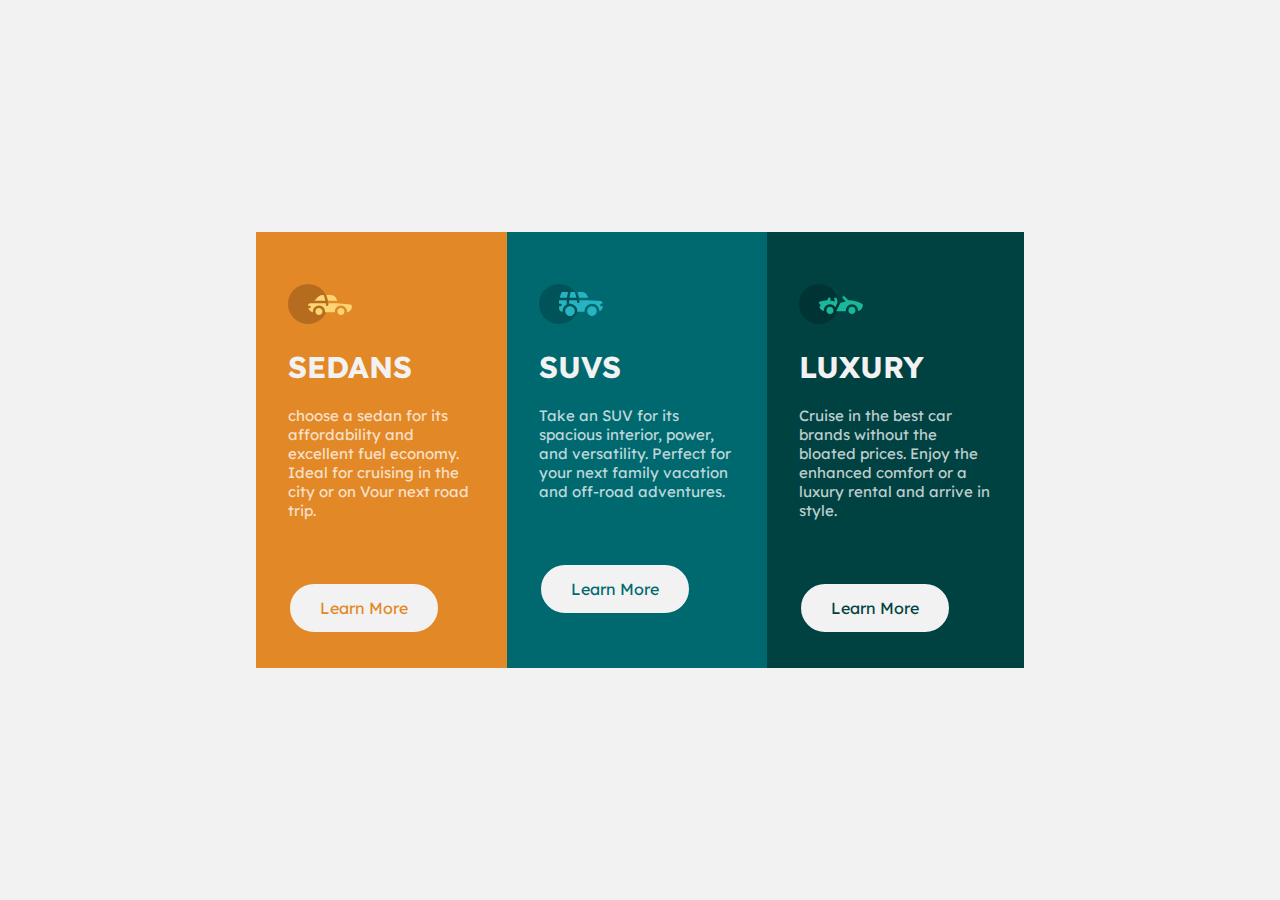
<file: index.html>
<!DOCTYPE html>
<html lang="en">
  <head>
    <meta charset="UTF-8" />
    <meta http-equiv="X-UA-Compatible" content="IE=edge" />
    <meta name="viewport" content="width=device-width, initial-scale=1.0" />
    <meta name="viewport" content="width=device-width, initial-scale=1.0">
    <title>FLEXBOX</title>
    <link rel="preconnect" href="https://fonts.googleapis.com" />
    <link rel="preconnect" href="https://fonts.gstatic.com" crossorigin />
    <link
      href="https://fonts.googleapis.com/css2?family=Lexend+Deca&display=swap"
      rel="stylesheet"
    />
    <link rel="preconnect" href="https://fonts.googleapis.com" />
    <link rel="preconnect" href="https://fonts.gstatic.com" crossorigin />
    <link
      href="https://fonts.googleapis.com/css2?family=Lexend+Deca&display=swap"
      rel="stylesheet"
    />
    <link rel="stylesheet" href="index.css" />
  </head>

  <body>
    <main>
      <div class="content">
        <div class="left">
          <img src="icon-sedans.svg" alt="" />
          <h3>SEDANS</h3>
          <p>
            choose a sedan for its affordability and excellent fuel economy.
            Ideal for cruising in the city or on Vour next road trip.
          </p>
          <button>Learn More</button>
        </div>

        <div class="center">
          <img src="icon-suvs.svg" alt="" />
          <h3>SUVS</h3>
          <p>
            Take an SUV for its spacious interior, power, and versatility.
            Perfect for your next family vacation and off-road adventures.
          </p>
          <button>Learn More</button>
        </div>

        <div class="right">
          <img src="icon-luxury.svg" alt="" />
          <h3>LUXURY</h3>
          <p>
            Cruise in the best car brands without the bloated prices. Enjoy the
            enhanced comfort or a luxury rental and arrive in style.
          </p>
          <button>Learn More</button>
        </div>
      </div>
    </main>
  </body>
</html>
</file>
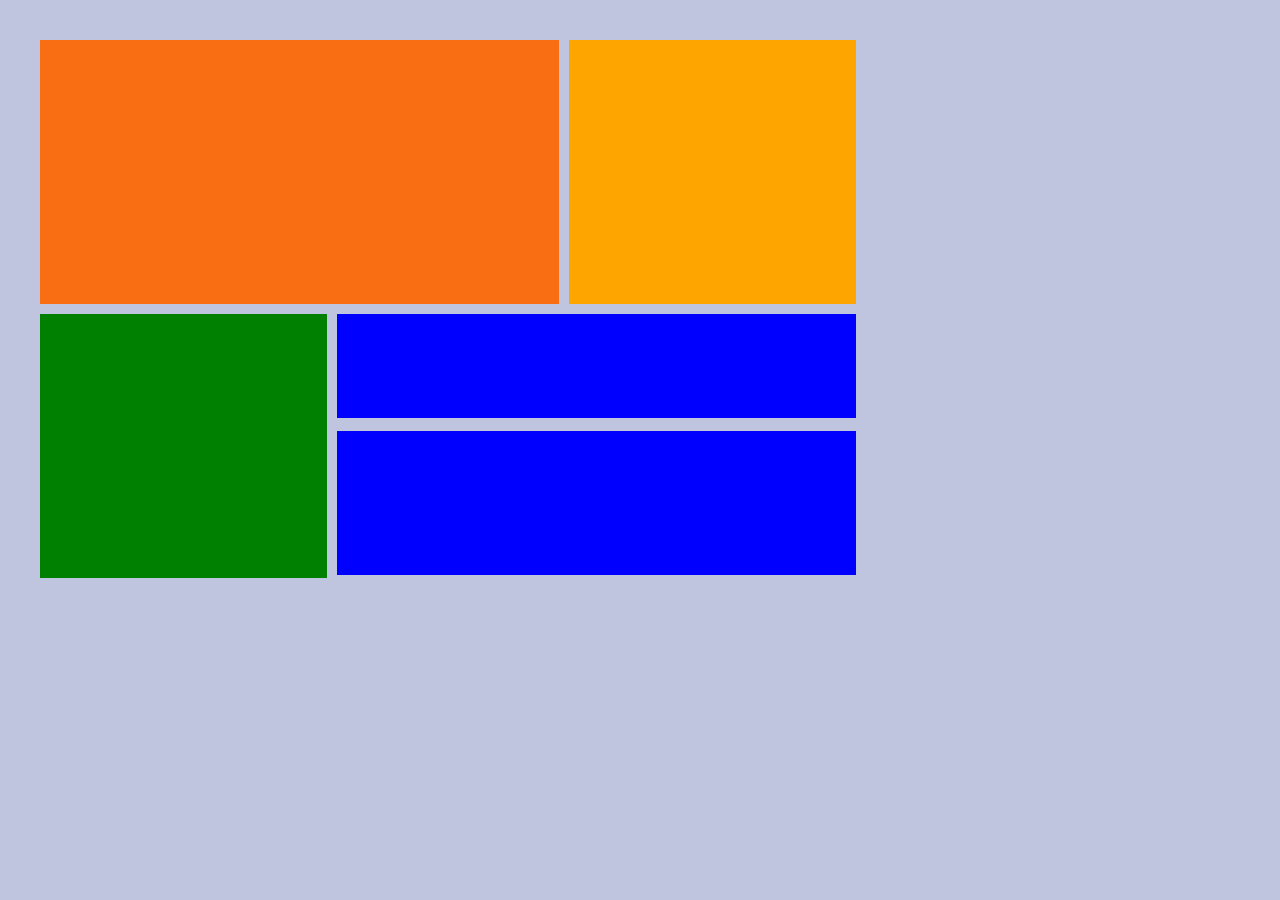
<file: grid.html>
<!DOCTYPE html>
<html lang="en">
  <head>
    <meta charset="UTF-8" />
    <meta http-equiv="X-UA-Compatible" content="IE=edge" />
    <meta name="viewport" content="width=device-width, initial-scale=1.0" />
    <title>GRID layout</title>
    <link rel="stylesheet" href="grid.css" />
  </head>
  <body>
    <main>
      <div class="a"></div>
      <div class="b"></div>
      <div class="c"></div>
      <div class="d"></div>
      <div class="e"></div>
    </main>
  </body>
</html>
</file>
<file: index.css>
* {
  margin: 0;
  padding: 0;
  box-sizing: border-box;
}

body {
  background-color: hsl(0, 0%, 95%);
}

main {
  width: 60%;
  margin: auto;
  display: flex;
  justify-content: center;
  align-items: center;
  height: 100vh;
  flex-direction:column;
}



button {
  display: inline-block;
  font-size: 16px;
  margin: 4px 2px;
  transition-duration: 0.4s;
  cursor: pointer;
  font-family: "Lexend Deca", sans-serif;
  font-weight: 400;
  padding-bottom: 10px;
}

img {
  padding-top: 20px;
}

.content {
  display: flex;
  
}

.content .left {
  background-color: hsl(31, 77%, 52%);
  padding: 2em;
}
.content .left h3 {
  color: hsl(0, 0%, 95%);
  font-size: 30px;
  padding-bottom: 20px;
  padding-top: 20px;
  font-family: "Lexend Deca", sans-serif;
  font-weight: 700;
  
}
.content .left p {
  color: hsla(0, 0%, 100%, 0.75);
  padding-bottom: 60px;
  font-size: 15px;
  font-family: "Lexend Deca", sans-serif;
  font-weight: 400;
}
.content .left button {
  background-color: hsl(0, 0%, 95%);
  color: hsl(31, 77%, 52%);
  border-radius: 30px;
  padding: 12px 28px;
  border: 2px solid hsl(0, 0%, 95%);
}
.content .left button:hover {
  color: hsl(0, 0%, 95%);
  background-color: hsl(31, 77%, 52%);
}

.content .center {
  background-color: hsl(184, 100%, 22%);
  padding: 2em;
}
.content .center h3 {
  color: hsl(0, 0%, 95%);
  font-size: 30px;
  padding-bottom: 20px;
  padding-top: 20px;
  font-family: "Lexend Deca", sans-serif;
  font-weight: 700;
}
.content .center p {
  color: hsla(0, 0%, 100%, 0.75);
  padding-bottom: 60px;
  font-size: 15px;
  font-family: "Lexend Deca", sans-serif;
  font-weight: 400;
}
.content .center button {
  background-color: hsl(0, 0%, 95%);
  color: hsl(184, 100%, 22%);
  border-radius: 30px;
  padding: 12px 28px;
  border: 2px solid hsl(0, 0%, 95%);
}
.content .center button:hover {
  color: hsl(0, 0%, 95%);
  background-color: hsl(184, 100%, 22%);
}

.content .right {
  background-color: hsl(179, 100%, 13%);
  padding: 2em;
}
.content .right h3 {
  color: hsl(0, 0%, 95%);
  font-size: 30px;
  padding-bottom: 20px;
  padding-top: 20px;
  font-family: "Lexend Deca", sans-serif;
  font-weight: 700;
}
.content .right p {
  color: hsla(0, 0%, 100%, 0.75);
  padding-bottom: 60px;
  font-size: 15px;
  font-family: "Lexend Deca", sans-serif;
  font-weight: 400;
}
.content .right button {
  background-color: hsl(0, 0%, 95%);
  color: hsl(179, 100%, 13%);
  border-radius: 30px;
  padding: 12px 28px;
  border: 2px solid hsl(0, 0%, 95%);
}
.content .right button:hover {
  color: hsl(0, 0%, 95%);
  background-color: hsl(179, 100%, 13%);
}
</file>
<file: grid.css>
*{
    margin: 0;
    padding: 0;
}
body{
    background-color: rgba(188, 193, 221, 0.938);
    display: flex;
    
    
}
main{
    display: grid;
    grid-template-areas: 
    'a a b'
    'c d d'
    'c e e'
    ;
    gap: 10px;
    margin: 40px;
    height: 300px;
    width: 100%;
    padding-right: 30%;

}
main div{
    padding: 2em;
    text-align: center;
    
}

.a{
    background-color: rgba(255, 102, 0, 0.918);
    grid-area: a;
    height: 200px;
}
.b{
    background-color: orange;
    grid-area: b;
}
.c{
    background-color: green;
    grid-area: c;
    height: 200px;
}
.d{
    background-color: blue;
    grid-area: d;
    height: 40px;
}
.e{
    background-color: blue;
    grid-area: e;
    height: 80px;
}
</file>
